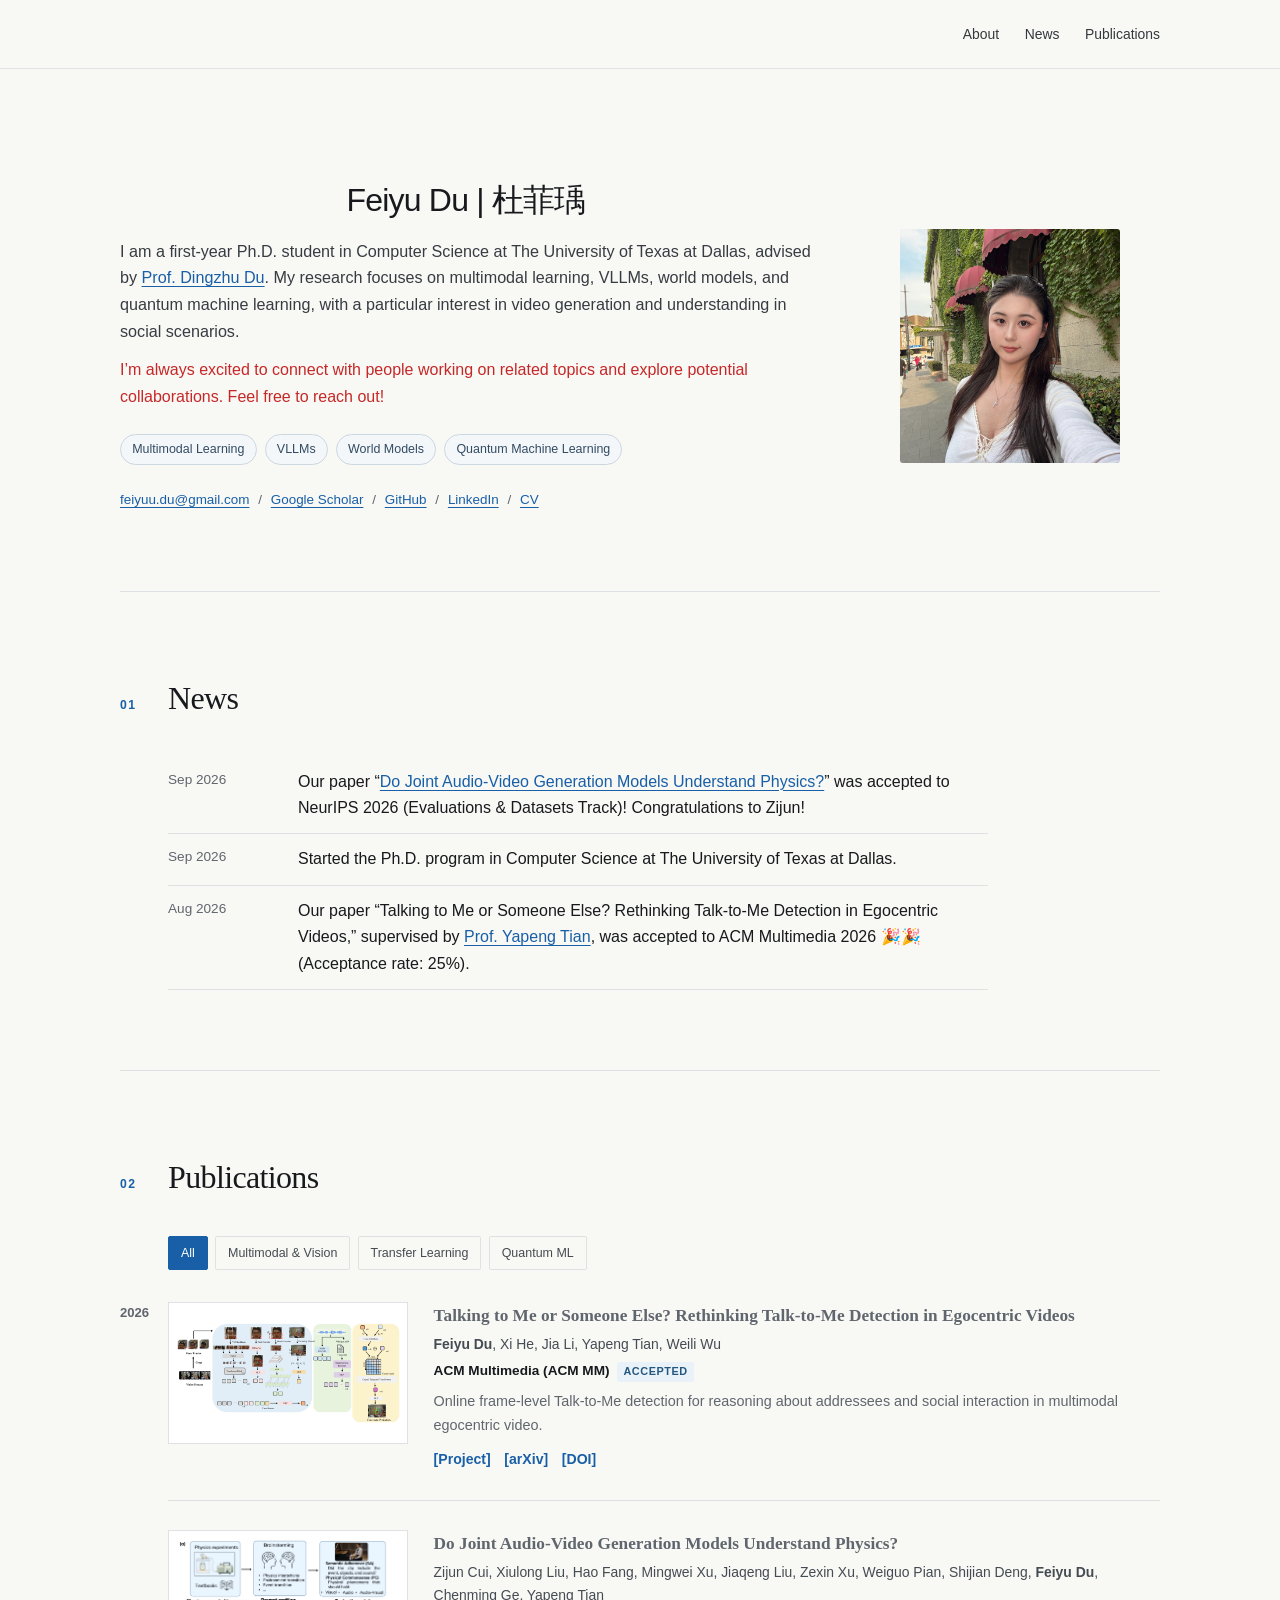
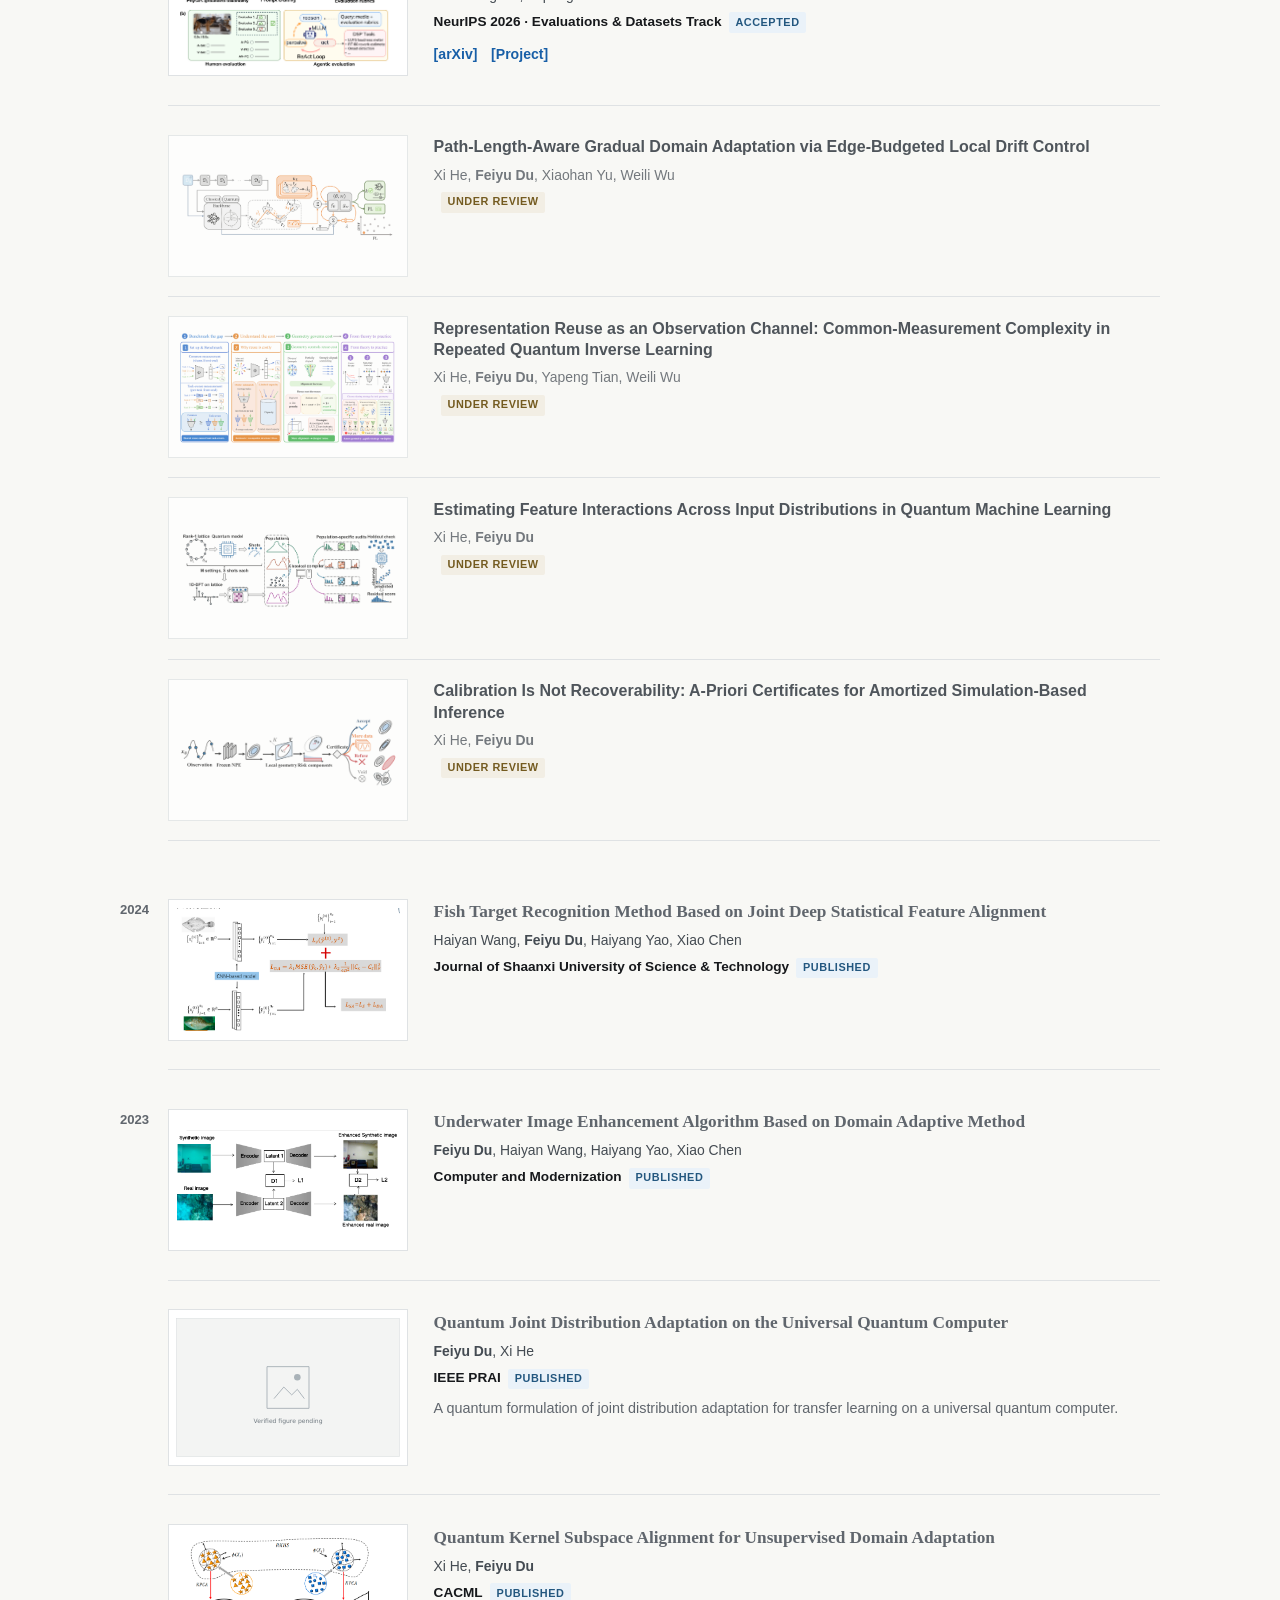
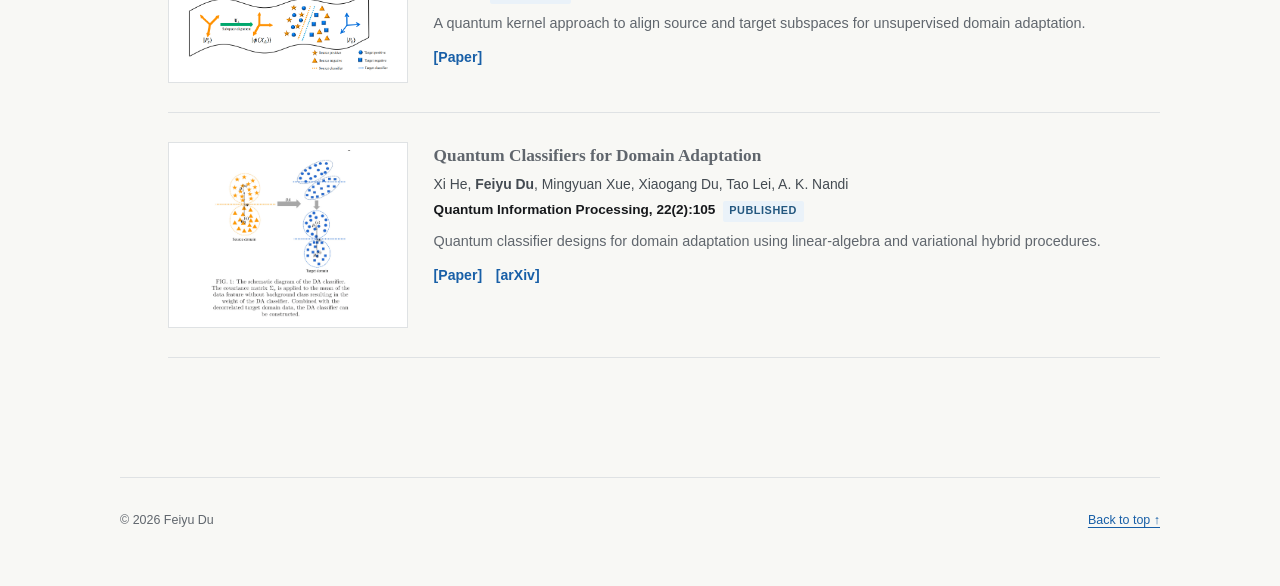
<file: index.html>
<!doctype html>
<html lang="en">
<head>
  <meta charset="utf-8">
  <meta name="viewport" content="width=device-width, initial-scale=1">
  <title>Feiyu Du | Computer Science Ph.D. Student</title>
  <meta name="description" content="Feiyu Du is a Computer Science Ph.D. student at The University of Texas at Dallas working on multimodal learning, egocentric video understanding, and social intelligence.">
  <meta name="author" content="Feiyu Du">
  <meta name="theme-color" content="#f8f8f5">
  <meta property="og:type" content="website">
  <meta property="og:url" content="https://feiyu-du.github.io/">
  <meta property="og:title" content="Feiyu Du | Computer Science Ph.D. Student">
  <meta property="og:description" content="Research in multimodal learning, egocentric video understanding, and social intelligence.">
  <meta property="og:image" content="https://feiyu-du.github.io/assets/og-placeholder.svg">
  <link rel="canonical" href="https://feiyu-du.github.io/">
  <link rel="icon" href="assets/favicon.svg" type="image/svg+xml">
  <link rel="stylesheet" href="css/style.css">
  <link rel="stylesheet" href="css/refinements.css?v=20260930">
  <script src="js/main.js?v=20260930" defer></script>
</head>
<body>
  <a class="skip-link" href="#main">Skip to content</a>
  <header class="site-header">
    <nav class="nav wrap" aria-label="Main navigation">
      <button class="nav-toggle" aria-expanded="false" aria-controls="nav-links">Menu</button>
      <div class="nav-links" id="nav-links">
        <a href="#about">About</a><a href="#news">News</a><a href="#publications">Publications</a>
      </div>
    </nav>
  </header>

  <main id="main">
    <section class="intro wrap" id="about">
      <div class="intro-copy">
        <h1>Feiyu Du | 杜菲瑀</h1>
        <p class="bio">I am a first-year Ph.D. student in Computer Science at The University of Texas at Dallas, advised by <a href="https://personal.utdallas.edu/~dxd056000/" target="_blank" rel="noopener noreferrer">Prof. Dingzhu Du</a>. My research focuses on multimodal learning, VLLMs, world models, and quantum machine learning, with a particular interest in video generation and understanding in social scenarios.</p>
        <p class="collaboration-note">I’m always excited to connect with people working on related topics and explore potential collaborations. Feel free to reach out!</p>
        <ul class="interest-list" aria-label="Research interests">
          <li>Multimodal Learning</li><li>VLLMs</li><li>World Models</li><li>Quantum Machine Learning</li>
        </ul>
        <div class="profile-links" aria-label="Profile links">
          <a href="mailto:feiyuu.du@gmail.com">feiyuu.du@gmail.com</a>
          <a href="https://scholar.google.com.hk/citations?user=C6yxoiUAAAAJ&amp;hl=zh-CN" target="_blank" rel="noopener">Google Scholar</a>
          <a href="https://github.com/Feiyu-Du" target="_blank" rel="noopener">GitHub</a>
          <a href="https://www.linkedin.com/in/feiyu-iris-du-802977411/" target="_blank" rel="noopener noreferrer">LinkedIn</a>
          <a href="./Feiyu_Du_Industry_Resume.pdf" target="_blank" rel="noopener noreferrer">CV</a>
        </div>
      </div>
      <figure class="portrait">
        <img src="assets/profile.jpg" data-fallback="assets/profile-placeholder.svg" onerror="this.onerror=null;this.closest('figure').classList.add('placeholder');this.src=this.dataset.fallback" alt="Portrait of Feiyu Du" width="360" height="440">
      </figure>
    </section>

    <section class="section wrap" id="news">
      <div class="section-heading"><p class="section-index">01</p><h2>News</h2></div>
      <div id="news-list" class="news-list" aria-live="polite"><p class="loading">Loading news…</p></div>
      <button id="news-more" class="text-button" hidden>Show more</button>
    </section>

    <section class="section wrap" id="publications">
      <div class="section-heading"><p class="section-index">02</p><h2>Publications</h2></div>
      <div class="filters" role="group" aria-label="Filter publications">
        <button class="filter active" data-filter="all" aria-pressed="true">All</button>
        <button class="filter" data-filter="multimodal">Multimodal &amp; Vision</button>
        <button class="filter" data-filter="transfer">Transfer Learning</button>
        <button class="filter" data-filter="quantum">Quantum ML</button>
      </div>
      <div id="publication-list" aria-live="polite"><p class="loading">Loading publications…</p></div>
    </section>
  </main>

  <footer class="footer wrap"><p>© 2026 Feiyu Du</p><a href="#about">Back to top ↑</a></footer>
</body>
</html>
</file>
<file: css/style.css>
:root{--bg:#f8f8f5;--paper:#fff;--ink:#17191c;--muted:#60666d;--line:#dfe2e4;--blue:#185fa7;--blue-soft:#eaf2f9;--max:1040px}*{box-sizing:border-box}html{scroll-behavior:smooth;scroll-padding-top:5.5rem}body{margin:0;background:var(--bg);color:var(--ink);font-family:Inter,ui-sans-serif,-apple-system,BlinkMacSystemFont,"Segoe UI",sans-serif;font-size:16px;line-height:1.65;-webkit-font-smoothing:antialiased}a{color:var(--blue);text-decoration-thickness:1px;text-underline-offset:3px}a:hover{color:#0b477e}.wrap{width:min(calc(100% - 40px),var(--max));margin-inline:auto}.skip-link{position:fixed;top:-100px;left:1rem;z-index:100;padding:.65rem 1rem;background:var(--ink);color:white}.skip-link:focus{top:1rem}.site-header{position:sticky;top:0;z-index:20;border-bottom:1px solid rgba(220,223,225,.85);background:rgba(248,248,245,.96)}.nav{height:68px;display:flex;align-items:center;justify-content:space-between}.wordmark{display:grid;place-items:center;width:34px;height:34px;border:1px solid var(--ink);color:var(--ink);font-family:Georgia,serif;font-weight:700;text-decoration:none}.nav-links{display:flex;gap:1.6rem}.nav-links a{color:#34393e;font-size:.87rem;text-decoration:none}.nav-links a:hover,.nav-links a.active{color:var(--blue)}.nav-toggle{display:none;border:0;background:none;font:inherit;color:var(--ink)}.intro{display:grid;grid-template-columns:minmax(0,1fr) 260px;gap:5.5rem;align-items:center;padding-block:7rem 5rem}.eyebrow,.section-index{margin:0 0 .7rem;color:var(--blue);font-size:.76rem;font-weight:700;letter-spacing:.13em;text-transform:uppercase}.intro h1{margin:0;font-family:Georgia,"Times New Roman",serif;font-size:clamp(3.2rem,7vw,5.4rem);font-weight:500;line-height:1;letter-spacing:-.045em}.role{margin:1.25rem 0 1.6rem;font-size:1.08rem;font-weight:650;line-height:1.45}.role span{color:var(--muted);font-weight:450}.bio{max-width:720px;margin:0;color:#373c42;font-size:1.01rem}.interest-list{display:flex;flex-wrap:wrap;gap:.5rem;margin:1.5rem 0 0;padding:0;list-style:none}.interest-list li{padding:.25rem .7rem;border:1px solid #ccd7e0;border-radius:99px;color:#334b62;background:#f3f7fa;font-size:.78rem}.profile-links{display:flex;flex-wrap:wrap;gap:1.2rem;margin-top:1.5rem}.profile-links a,.paper-links a{font-size:.88rem;font-weight:650}.portrait{margin:0}.portrait img{display:block;width:100%;aspect-ratio:4/5;object-fit:cover;border-radius:3px;filter:grayscale(8%);background:#eceeed}.portrait.placeholder img{object-fit:cover}.placeholder-note{display:none;margin-top:.55rem;color:var(--muted);font-size:.72rem}.portrait.placeholder .placeholder-note{display:block}.section{padding-block:5rem;border-top:1px solid var(--line)}.section-heading{display:grid;grid-template-columns:48px 1fr;align-items:baseline;margin-bottom:2rem}.section-heading h2{margin:0;font-family:Georgia,"Times New Roman",serif;font-size:2rem;font-weight:500;letter-spacing:-.02em}.section-index{margin:0}.section-lede{max-width:650px;margin:-1rem 0 1.75rem 48px;color:var(--muted)}.news-list{max-width:820px;margin-left:48px}.news-item{display:grid;grid-template-columns:110px 1fr;gap:1.25rem;padding:.75rem 0;border-bottom:1px solid var(--line)}.news-date{color:var(--muted);font-size:.85rem;font-variant-numeric:tabular-nums}.news-item p{margin:0}.text-button{margin:1.2rem 0 0 48px;padding:0;border:0;border-bottom:1px solid;background:none;color:var(--blue);font:650 .85rem/1.6 inherit;cursor:pointer}.featured-list{display:grid;gap:1.5rem}.featured-card{display:grid;grid-template-columns:270px 1fr;gap:2rem;min-height:190px;padding:1rem;background:var(--paper);border:1px solid var(--line);border-radius:5px}.featured-card:first-child{border-left:3px solid var(--blue)}.featured-card img{width:100%;height:100%;min-height:170px;object-fit:cover;background:#eef1f3}.featured-content{align-self:center;padding:.5rem .75rem .5rem 0}.featured-content h3,.publication h3,.timeline h3{margin:0 0 .45rem;font-family:Georgia,"Times New Roman",serif;font-size:1.15rem;line-height:1.35}.authors,.venue,.description{margin:.25rem 0}.authors{color:#444b52;font-size:.87rem}.venue{font-size:.85rem;font-weight:650}.description{color:var(--muted);font-size:.9rem}.status{display:inline-block;margin-left:.45rem;padding:.08rem .42rem;border-radius:2px;background:var(--blue-soft);color:#23577f;font-size:.68rem;text-transform:uppercase;letter-spacing:.05em}.status.under-review{background:#f2eee4;color:#745b20}.paper-links{display:flex;flex-wrap:wrap;gap:.85rem;margin-top:.65rem}.paper-links a{text-decoration:none}.paper-links a::before{content:"["}.paper-links a::after{content:"]"}.filters{display:flex;flex-wrap:wrap;gap:.45rem;margin:0 0 2rem 48px}.filter{padding:.38rem .75rem;border:1px solid var(--line);border-radius:2px;background:transparent;color:#454b51;font:inherit;font-size:.78rem;cursor:pointer}.filter:hover,.filter.active{border-color:var(--blue);background:var(--blue);color:#fff}.year-group{display:grid;grid-template-columns:48px 1fr;margin-bottom:2.4rem}.year-group h3{margin:0;color:var(--muted);font-size:.82rem;font-weight:700}.publication{padding:0 0 1.55rem;margin-bottom:1.55rem;border-bottom:1px solid var(--line)}.publication:last-child{margin-bottom:0}.publication h3{font-size:1.08rem}.publication.hidden,.year-group.hidden{display:none}.timeline{margin-left:48px}.timeline article{display:grid;grid-template-columns:175px 1fr;gap:2rem;padding:0 0 2.25rem}.timeline-date{color:var(--muted);font-size:.82rem;font-variant-numeric:tabular-nums}.timeline p{margin:.25rem 0;color:#4d535a}.timeline .position{color:var(--ink);font-weight:600}.education-list article{padding-bottom:1.5rem}.footer{display:flex;justify-content:space-between;padding-block:2rem 3.5rem;border-top:1px solid var(--line);color:var(--muted);font-size:.78rem}.footer p{margin:0}.loading{color:var(--muted)}@media(max-width:760px){.wrap{width:min(calc(100% - 30px),var(--max))}.nav-toggle{display:block}.nav-links{position:absolute;top:68px;left:0;right:0;display:none;flex-direction:column;gap:0;padding:.65rem 15px 1rem;border-bottom:1px solid var(--line);background:var(--bg)}.nav-links.open{display:flex}.nav-links a{padding:.55rem 0}.intro{grid-template-columns:1fr;padding-block:4rem 3.5rem;gap:2.5rem}.portrait{grid-row:1;width:150px}.intro h1{font-size:3.5rem}.section{padding-block:3.5rem}.featured-card{grid-template-columns:1fr;gap:1rem}.featured-card img{height:auto;aspect-ratio:16/8;min-height:0}.featured-content{padding:0 .35rem .5rem}.section-lede,.filters,.news-list,.timeline{margin-left:0}.year-group{grid-template-columns:1fr;gap:.8rem}.year-group>h3{font-size:.76rem}.timeline article{grid-template-columns:1fr;gap:.35rem}.news-item{grid-template-columns:88px 1fr;gap:.8rem}.footer{gap:1rem}}@media(prefers-reduced-motion:reduce){html{scroll-behavior:auto}}@media print{.site-header,.filters,.nav-toggle,.text-button{display:none}.intro,.section{padding-block:2rem}.featured-card{break-inside:avoid}}
</file>
<file: css/refinements.css>
/* Final visual hierarchy refinements. Loaded after the base stylesheet. */
body { overflow-x: hidden; }
.nav { justify-content: flex-end; }
.intro h1 {
  font-family: Inter, ui-sans-serif, -apple-system, BlinkMacSystemFont, "Segoe UI", sans-serif;
  font-size: 2rem;
  font-weight: 500;
  line-height: 1.2;
  letter-spacing: -.025em;
  text-align: center;
  margin-bottom: 1.15rem;
}
.profile-links { gap: 0; }
.profile-links a { font-size: .84rem; font-weight: 500; }
.collaboration-note { margin: .8rem 0 0; color: #c62828; }
.profile-links a + a::before {
  content: "/";
  display: inline-block;
  margin: 0 .55rem;
  color: var(--muted);
  text-decoration: none;
}
.intro-copy,
.featured-content,
.publication { min-width: 0; overflow-wrap: anywhere; }

.portrait { width: 220px; }
.portrait img {
  width: 220px;
  max-width: 100%;
  height: auto;
  aspect-ratio: auto;
  object-fit: contain;
  border-radius: 3px;
}
.featured-card:first-child {
  grid-template-columns: 330px 1fr;
  border-left: 4px solid var(--blue);
  box-shadow: 0 10px 28px rgba(30, 55, 75, .07);
}

.publication.is-under-review { padding-bottom: 1.2rem; margin-bottom: 1.2rem; }
.publication.is-under-review h3 {
  color: #4f555b;
  font-family: Inter, ui-sans-serif, -apple-system, BlinkMacSystemFont, "Segoe UI", sans-serif;
  font-size: 1rem;
  font-weight: 600;
}
.publication.is-under-review .authors,
.publication.is-under-review .venue { color: #73787d; }
.undated-review-list {
  margin-bottom: 2.5rem;
  padding-bottom: .6rem;
  border-bottom: 1px dashed #c8cdd1;
}

.publication {
  display: grid;
  grid-template-columns: 240px minmax(0, 1fr);
  gap: 1.6rem;
  align-items: start;
  padding-bottom: 1.8rem;
  margin-bottom: 1.8rem;
}
.publication-image {
  display: grid;
  place-items: center;
  width: 240px;
  min-height: 142px;
  padding: .45rem;
  background: #fff;
  border: 1px solid var(--line);
}
.publication-image img {
  display: block;
  width: 100%;
  height: auto;
  max-height: 170px;
  object-fit: contain;
}
.publication-content { min-width: 0; padding-top: .1rem; }
.publication-content h3 { margin-bottom: .35rem; }
.publication-title-link { color: inherit; text-decoration: none; }
.publication-title-link:hover { color: var(--blue); text-decoration: underline; }
.publication-content .description { margin-top: .5rem; }
.publication.is-under-review .publication-image { opacity: .72; }

@media (max-width: 760px) {
  .wrap { width: calc(100vw - 30px); max-width: calc(100vw - 30px); }
  .intro h1 { font-size: 1.8rem; }
  .portrait { width: min(220px, 100%); }
  .featured-card:first-child { grid-template-columns: 1fr; }
  .publication { grid-template-columns: 1fr; gap: 1rem; }
  .publication-image { width: 100%; min-height: 0; }
  .publication-image img { max-height: 220px; }
  main,
  .wrap,
  .intro-copy,
  .bio,
  #publication-list,
  .year-group,
  .year-group > div,
  .publication-content { min-width: 0; max-width: 100%; }
  .filters { flex-wrap: nowrap; overflow-x: auto; padding-bottom: .35rem; }
}
</file>
